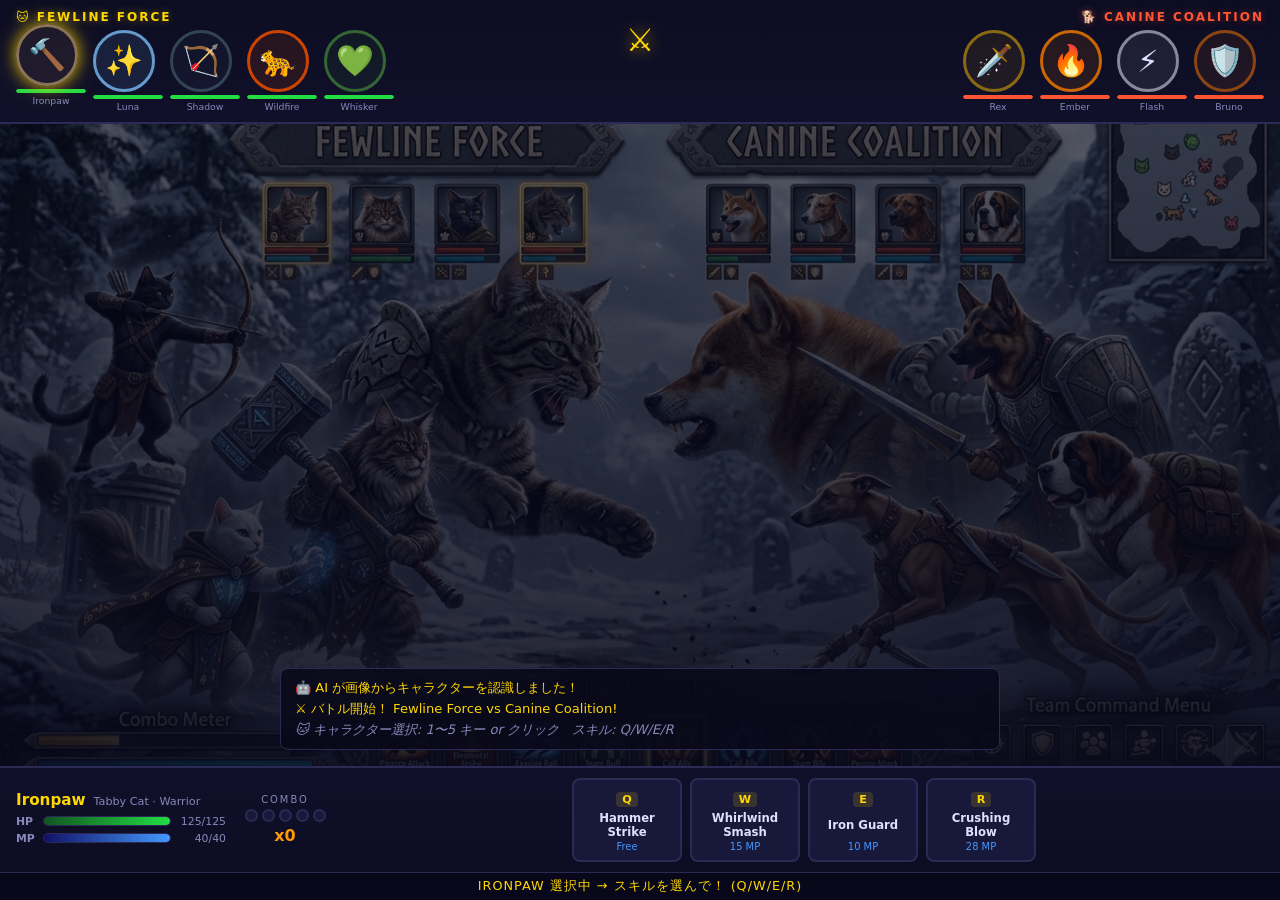
<file: index.html>
<!DOCTYPE html>
<html lang="ja">
<head>
    <meta charset="UTF-8">
    <meta name="viewport" content="width=device-width, initial-scale=1.0">
    <title>Fewline Force vs Canine Coalition</title>
    <link rel="stylesheet" href="./static/css/style.css">
</head>
<body>

<!-- Loading Screen -->
<div id="loading-screen">
    <div class="loading-box">
        <div class="loading-title">⚔️ BATTLE LOADING ⚔️</div>
        <div class="loading-subtitle">AI が画像を解析してキャラクターを生成中...</div>
        <div class="loading-bar-bg">
            <div class="loading-bar-fill" id="loading-bar"></div>
        </div>
        <div class="loading-status" id="loading-status">Analyzing battle scene...</div>
    </div>
</div>

<!-- Game Screen -->
<div id="game-screen" class="hidden">

    <!-- Teams Row -->
    <div id="teams-row">
        <div id="player-side">
            <div class="team-label player-label" id="player-team-name">🐱 FEWLINE FORCE</div>
            <div class="portraits-row" id="player-portraits"></div>
        </div>
        <div id="vs-area">⚔️</div>
        <div id="enemy-side">
            <div class="team-label enemy-label" id="enemy-team-name">🐕 CANINE COALITION</div>
            <div class="portraits-row" id="enemy-portraits"></div>
        </div>
    </div>

    <!-- Battle Area -->
    <div id="battle-area">
        <div id="battle-log">
            <div id="battle-messages"></div>
        </div>
    </div>

    <!-- HUD -->
    <div id="hud">
        <div id="char-status">
            <div id="char-header">
                <span id="char-name">---</span>
                <span id="char-class"></span>
            </div>
            <div class="bar-row">
                <span class="bar-label">HP</span>
                <div class="bar-bg"><div id="hp-bar" class="bar hp-bar"></div></div>
                <span class="bar-val" id="hp-text">0/0</span>
            </div>
            <div class="bar-row">
                <span class="bar-label">MP</span>
                <div class="bar-bg"><div id="mp-bar" class="bar mp-bar"></div></div>
                <span class="bar-val" id="mp-text">0/0</span>
            </div>
        </div>

        <div id="combo-area">
            <div class="combo-label">COMBO</div>
            <div id="combo-pips">
                <div class="pip" id="pip-1"></div>
                <div class="pip" id="pip-2"></div>
                <div class="pip" id="pip-3"></div>
                <div class="pip" id="pip-4"></div>
                <div class="pip" id="pip-5"></div>
            </div>
            <div id="combo-count">x0</div>
        </div>

        <div id="action-bar">
            <div class="skill-btn" id="skill-Q" data-key="Q">
                <div class="skill-hotkey">Q</div>
                <div class="skill-name">—</div>
                <div class="skill-mp">Free</div>
            </div>
            <div class="skill-btn" id="skill-W" data-key="W">
                <div class="skill-hotkey">W</div>
                <div class="skill-name">—</div>
                <div class="skill-mp">Free</div>
            </div>
            <div class="skill-btn" id="skill-E" data-key="E">
                <div class="skill-hotkey">E</div>
                <div class="skill-name">—</div>
                <div class="skill-mp">Free</div>
            </div>
            <div class="skill-btn" id="skill-R" data-key="R">
                <div class="skill-hotkey">R</div>
                <div class="skill-name">—</div>
                <div class="skill-mp">Free</div>
            </div>
        </div>
    </div>

    <div id="turn-bar">
        <div id="turn-text">キャラクターを選択してください (1〜5 キー or クリック)</div>
    </div>

</div>

<!-- Victory / Defeat overlays -->
<div id="victory-screen" class="overlay hidden">
    <div class="overlay-box">
        <div class="overlay-icon">🏆</div>
        <h1>VICTORY!</h1>
        <p>Fewline Force が勝利した！</p>
        <button onclick="location.reload()">もう一度プレイ</button>
    </div>
</div>

<div id="defeat-screen" class="overlay hidden">
    <div class="overlay-box">
        <div class="overlay-icon">💀</div>
        <h1>DEFEAT</h1>
        <p>Canine Coalition の勝ち...</p>
        <button onclick="location.reload()">リトライ</button>
    </div>
</div>

<script src="./static/js/game.js"></script>
</body>
</html>
</file>
<file: static/css/style.css>
:root {
    --bg:       #08081a;
    --bg2:      #10102a;
    --panel:    #18183a;
    --border:   #2a2a55;
    --gold:     #ffd700;
    --gold2:    #b89010;
    --hp:       #22dd44;
    --hp-low:   #ff3333;
    --mp:       #4499ff;
    --combo:    #ff9900;
    --enemy:    #ff5533;
    --text:     #dde0ff;
    --muted:    #8888bb;
    --heal:     #66ff88;
}

* { box-sizing: border-box; margin: 0; padding: 0; }

body {
    background: var(--bg);
    color: var(--text);
    font-family: 'Segoe UI', system-ui, sans-serif;
    height: 100vh;
    overflow: hidden;
    display: flex;
    flex-direction: column;
    user-select: none;
}

/* ── Loading ─────────────────────────────── */
#loading-screen {
    position: fixed; inset: 0;
    background: var(--bg);
    display: flex; align-items: center; justify-content: center;
    z-index: 100;
}
.loading-box { text-align: center; max-width: 480px; padding: 20px; }
.loading-title {
    font-size: 2rem; font-weight: bold;
    color: var(--gold);
    text-shadow: 0 0 24px rgba(255,215,0,.6);
    margin-bottom: 12px;
}
.loading-subtitle { color: var(--muted); font-size: .9rem; margin-bottom: 20px; }
.loading-bar-bg {
    background: var(--panel); border-radius: 10px; height: 16px;
    overflow: hidden; border: 1px solid var(--border); margin-bottom: 10px;
}
.loading-bar-fill {
    height: 100%; width: 0%;
    background: linear-gradient(90deg, var(--gold2), var(--gold));
    border-radius: 10px; transition: width .4s ease;
}
.loading-status { color: var(--muted); font-size: .82rem; }

/* ── Layout ──────────────────────────────── */
#game-screen { display: flex; flex-direction: column; height: 100vh; }

/* ── Teams row ───────────────────────────── */
#teams-row {
    display: flex; align-items: flex-start; gap: 12px;
    padding: 10px 16px;
    background: linear-gradient(180deg, #0c0c22 0%, var(--bg2) 100%);
    border-bottom: 2px solid var(--border);
    flex-shrink: 0;
}
#player-side { flex: 1; }
#enemy-side  { flex: 1; }
#vs-area {
    font-size: 2rem; line-height: 1;
    color: var(--gold); padding: 14px 4px 0;
    text-shadow: 0 0 16px rgba(255,215,0,.7);
}
.team-label {
    font-size: .75rem; font-weight: bold;
    letter-spacing: 2px; text-transform: uppercase;
    margin-bottom: 6px;
}
.player-label { color: var(--gold); text-shadow: 0 0 8px rgba(255,215,0,.4); }
.enemy-label  { color: var(--enemy); text-align: right; text-shadow: 0 0 8px rgba(255,85,51,.4); }

.portraits-row { display: flex; gap: 7px; flex-wrap: wrap; }
#enemy-side .portraits-row { justify-content: flex-end; }

/* ── Portrait card ───────────────────────── */
.portrait {
    position: relative; width: 70px; cursor: pointer;
    transition: transform .2s;
}
.portrait:hover:not(.dead) { transform: translateY(-4px); }
.portrait.selected         { transform: translateY(-6px); }
.portrait.dead             { opacity: .35; cursor: default; }

.portrait-icon {
    width: 62px; height: 62px; border-radius: 50%;
    display: flex; align-items: center; justify-content: center;
    font-size: 1.9rem;
    border: 3px solid var(--border);
    background: var(--panel);
    transition: border-color .2s, box-shadow .2s;
    position: relative; overflow: hidden;
}
.portrait.selected .portrait-icon {
    border-color: var(--gold);
    box-shadow: 0 0 14px rgba(255,215,0,.7), 0 0 28px rgba(255,215,0,.3);
}
.portrait-hp {
    height: 4px; background: var(--panel);
    border-radius: 2px; margin-top: 3px; overflow: hidden;
}
.portrait-hp-fill { height: 100%; border-radius: 2px; transition: width .4s ease; }
.p-hp-fill { background: var(--hp); }
.e-hp-fill { background: var(--enemy); }
.portrait-name {
    text-align: center; font-size: .58rem; color: var(--muted);
    margin-top: 2px; white-space: nowrap; overflow: hidden; text-overflow: ellipsis;
}

/* ── Battle area ─────────────────────────── */
#battle-area {
    flex: 1; overflow: hidden; position: relative;
    background:
        linear-gradient(to bottom, rgba(8,8,26,.65) 0%, rgba(8,8,26,.88) 100%),
        url('../images/battle-scene.png') center/cover no-repeat;
    display: flex; align-items: flex-end; justify-content: center;
    padding: 16px;
}
#battle-log {
    width: 100%; max-width: 720px; max-height: 130px;
    overflow: hidden;
    background: rgba(8,8,26,.88);
    border: 1px solid var(--border); border-radius: 8px;
    padding: 10px 14px;
}
#battle-messages { display: flex; flex-direction: column; gap: 3px; }
.log-msg { font-size: .82rem; animation: fadeIn .3s ease; }
.log-msg.dmg    { color: #ff9999; }
.log-msg.heal   { color: var(--heal); }
.log-msg.special{ color: var(--gold); }
.log-msg.system { color: var(--muted); font-style: italic; }

/* ── HUD ─────────────────────────────────── */
#hud {
    display: flex; align-items: center; gap: 14px;
    padding: 10px 16px;
    background: linear-gradient(0deg, #0c0c22 0%, var(--bg2) 100%);
    border-top: 2px solid var(--border);
    flex-shrink: 0;
}
#char-status { flex: 0 0 210px; }
#char-header { display: flex; align-items: baseline; gap: 8px; margin-bottom: 6px; }
#char-name  { font-weight: bold; font-size: .95rem; color: var(--gold); }
#char-class { font-size: .7rem; color: var(--muted); }

.bar-row { display: flex; align-items: center; gap: 7px; margin-bottom: 4px; }
.bar-label { font-size: .68rem; font-weight: bold; color: var(--muted); width: 20px; }
.bar-bg {
    flex: 1; height: 10px; background: var(--panel);
    border-radius: 5px; overflow: hidden; border: 1px solid var(--border);
}
.bar { height: 100%; border-radius: 5px; transition: width .4s ease; }
.hp-bar { background: linear-gradient(90deg, #115522, var(--hp)); }
.hp-bar.low { background: linear-gradient(90deg, #661111, var(--hp-low)); animation: pulse 1s infinite; }
.mp-bar { background: linear-gradient(90deg, #111166, var(--mp)); }
.bar-val { font-size: .68rem; color: var(--muted); min-width: 48px; text-align: right; }

/* ── Combo ───────────────────────────────── */
#combo-area { text-align: center; flex: 0 0 90px; }
.combo-label { font-size: .62rem; color: var(--muted); letter-spacing: 2px; margin-bottom: 4px; }
#combo-pips { display: flex; gap: 4px; justify-content: center; margin-bottom: 4px; }
.pip {
    width: 13px; height: 13px; border-radius: 50%;
    background: var(--panel); border: 2px solid var(--border);
    transition: all .3s;
}
.pip.on {
    background: var(--combo); border-color: var(--combo);
    box-shadow: 0 0 7px rgba(255,153,0,.8);
}
#combo-count { font-size: 1rem; font-weight: bold; color: var(--combo); }

/* ── Action bar ──────────────────────────── */
#action-bar { display: flex; gap: 8px; flex: 1; justify-content: center; }
.skill-btn {
    width: 110px; padding: 8px 6px;
    background: var(--panel); border: 2px solid var(--border);
    border-radius: 8px; cursor: pointer;
    text-align: center; transition: all .2s;
}
.skill-btn:hover:not(.off) {
    border-color: var(--gold); transform: translateY(-2px);
    box-shadow: 0 4px 12px rgba(255,215,0,.2);
}
.skill-btn.on {
    border-color: var(--gold); background: rgba(255,215,0,.1);
    box-shadow: 0 0 14px rgba(255,215,0,.35);
}
.skill-btn.off { opacity: .4; cursor: not-allowed; }
.skill-hotkey {
    font-size: .7rem; font-weight: bold; color: var(--gold);
    background: rgba(255,215,0,.15); border-radius: 4px;
    padding: 1px 6px; display: inline-block; margin-bottom: 4px;
}
.skill-name {
    font-size: .73rem; font-weight: bold; color: var(--text);
    min-height: 28px; display: flex; align-items: center; justify-content: center;
    line-height: 1.2;
}
.skill-mp { font-size: .62rem; color: var(--mp); margin-top: 2px; }

/* ── Turn bar ────────────────────────────── */
#turn-bar {
    background: var(--bg); padding: 5px 16px;
    border-top: 1px solid var(--border); flex-shrink: 0;
}
#turn-text {
    text-align: center; font-size: .8rem;
    text-transform: uppercase; letter-spacing: 1px;
    color: var(--gold);
}
#turn-text.enemy { color: var(--enemy); }

/* ── Overlays ────────────────────────────── */
.overlay {
    position: fixed; inset: 0;
    background: rgba(0,0,0,.85);
    display: flex; align-items: center; justify-content: center;
    z-index: 200;
}
.overlay-box {
    text-align: center; padding: 50px 60px;
    background: var(--panel); border: 2px solid var(--gold);
    border-radius: 16px; max-width: 380px;
}
.overlay-icon { font-size: 4rem; margin-bottom: 12px; }
.overlay-box h1 { font-size: 2.5rem; color: var(--gold); margin-bottom: 10px; text-shadow: 0 0 24px rgba(255,215,0,.7); }
.overlay-box p  { font-size: 1.1rem; color: var(--muted); margin-bottom: 24px; }
.overlay-box button {
    padding: 12px 40px; background: var(--gold); color: #000;
    border: none; border-radius: 8px; font-size: 1rem; font-weight: bold;
    cursor: pointer; transition: all .2s;
}
.overlay-box button:hover { background: #fff; transform: scale(1.05); }

/* ── Floating damage numbers ─────────────── */
.dmg-float {
    position: fixed; pointer-events: none;
    font-size: 1.4rem; font-weight: bold;
    text-shadow: 2px 2px 4px rgba(0,0,0,.8);
    animation: floatUp 1.4s ease forwards;
    z-index: 300;
}
.dmg-float.phys  { color: #ffffff; }
.dmg-float.magic { color: #88aaff; }
.dmg-float.crit  { color: var(--gold); font-size: 1.9rem; }
.dmg-float.heal  { color: var(--heal); }
.dmg-float.evade { color: var(--muted); font-size: 1rem; }

/* ── Animations ──────────────────────────── */
@keyframes fadeIn   { from { opacity: 0; transform: translateY(4px); } to { opacity: 1; transform: translateY(0); } }
@keyframes floatUp  { 0% { opacity: 1; transform: translateY(0) scale(1); } 60% { opacity: 1; transform: translateY(-50px) scale(1.15); } 100% { opacity: 0; transform: translateY(-90px) scale(.8); } }
@keyframes pulse    { 0%,100% { opacity: 1; } 50% { opacity: .65; } }
@keyframes shake    { 0%,100% { transform: translateX(0); } 25% { transform: translateX(-6px); } 75% { transform: translateX(6px); } }
@keyframes attackPop { 0% { transform: scale(1); } 50% { transform: scale(1.35) translateY(-6px); filter: brightness(2.2); } 100% { transform: scale(1); } }
@keyframes hitFlash  { 0% { filter: none; } 30% { filter: brightness(4) saturate(0); } 100% { filter: none; } }

.anim-attack { animation: attackPop .55s ease; }
.anim-hit    { animation: hitFlash  .4s  ease; }
.anim-shake  { animation: shake     .4s  ease; }

.hidden { display: none !important; }
</file>
